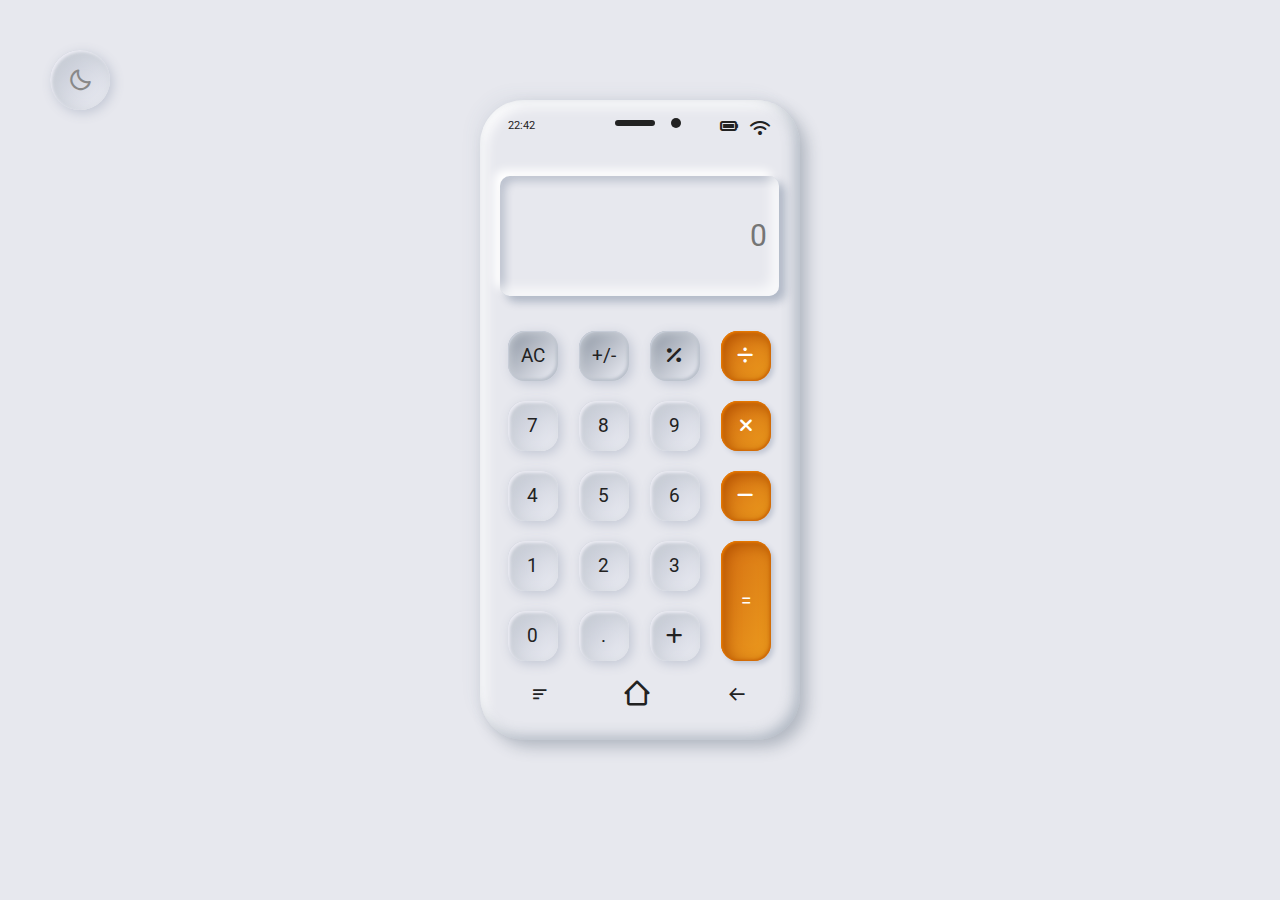
<file: index.html>
<!DOCTYPE html>
<html lang="en">

<head>
    <meta charset="UTF-8">
    <meta name="viewport" content="width=device-width, initial-scale=1.0">
    <title>Calculator UI -Neumorphism </title>
    <link href='https://unpkg.com/boxicons@2.1.2/css/boxicons.min.css' rel='stylesheet'>
    <link rel="stylesheet" href="https://cdnjs.cloudflare.com/ajax/libs/font-awesome/6.1.1/css/all.min.css">
    <link rel="stylesheet" href="https://cdn.jsdelivr.net/npm/bootstrap@4.5.3/dist/css/bootstrap.min.css">
    <link rel="stylesheet" href="assets/css.css">
</head>

<body>

    <div class="container">
        <div class="iphone-x">
            <div class="screen">
                <div class="notch">
                    <div class="sound"></div>
                    <div class="camera"></div>
                </div>
                <div class="time" id="time">
                    <script>
                        var time = document.getElementById('time').innerHTML;
                        var today = new Date();
                        var time = today.getHours() + ":" + today.getMinutes();
                        time = document.write(time);
                    </script>
                </div>
                <div class="battery">
                    <i class="fa fa-battery-full"></i>
                </div>
                <div class="wifi">
                    <i class="fa fa-wifi"></i>
                </div>

                <div class="top-nav"></div>

                <form class="calculator container">
                    <input type="text" placeholder="0" name="displayResult" class="area" />

                    <div class="key container" id="keyBoard">

                        <div class="first-col"></div>

                        <div class="second-col">
                            <div class="button">
                                <button type="button" name="" value="AC" class="btn-work"
                                    onclick="displayResult.value=' '" id="c">
                                    AC
                                </button>
                            </div>
                            <div class="button">
                                <button type="button" name="" value="7" onclick="calcNumbers(this.value)" id="num">
                                    7
                                </button>
                            </div>
                            <div class="button">
                                <button type="button" name="" value="4" onclick="calcNumbers(this.value)" id="num">
                                    4
                                </button>
                            </div>
                            <div class="button">
                                <button type="button" name="" value="1" onclick="calcNumbers(this.value)" id="num">
                                    1
                                </button>
                            </div>
                            <div class="button">
                                <button type="button" name="" value="0" onclick="calcNumbers(this.value)" id="num">
                                    0
                                </button>
                            </div>
                        </div>
                        <div class="third-col">
                            <div class="button">
                                <button type="button" name="" value="+/-" onclick="makeNegative(displayResult.value)"
                                    class="btn-work" id="c">
                                    +/-
                                </button>
                            </div>
                            <div class="button">
                                <button type="button" name="" value="8" onclick="calcNumbers(this.value)" id="num">
                                    8
                                </button>
                            </div>
                            <div class="button">
                                <button type="button" name="" value="5" onclick="calcNumbers(this.value)" id="num">
                                    5
                                </button>
                            </div>
                            <div class="button">
                                <button type="button" name="" value="2" onclick="calcNumbers(this.value)" id="num">
                                    2
                                </button>
                            </div>
                            <div class="button">
                                <button type="button" name="" value="." onclick="calcNumbers(this.value)"
                                    class="btn-work" id="num">
                                    .
                                </button>
                            </div>
                        </div>
                        <div class="fourth-col">
                            <div class="button">
                                <button type="button" name="" value="%" onclick="calcNumbers(this.value)"
                                    class="btn-work" id="c">
                                    <i class="fa fa-percent"></i>
                                </button>
                            </div>
                            <div class="button">
                                <button type="button" name="" value="9" onclick="calcNumbers(this.value)" id="num">
                                    9
                                </button>
                            </div>
                            <div class="button">
                                <button type="button" name="" value="6" onclick="calcNumbers(this.value)" id="num">
                                    6
                                </button>
                            </div>
                            <div class="button">
                                <button type="button" name="" value="3" onclick="calcNumbers(this.value)" id="num">
                                    3
                                </button>
                            </div>
                            <div class="button">
                                <button type="button" name="" value="+" onclick="calcNumbers(this.value)"
                                    class="btn-work" id="num">
                                    <i class="fa fa-plus"></i>
                                </button>
                            </div>
                        </div>
                        <div class="fifth-col">
                            <div class="button">
                                <button type="button" name="" value="/" onclick="calcNumbers(this.value)"
                                    class="btn-work" id="eql"><i class="fa fa-divide"></i>
                                </button>
                            </div>
                            <div class="button">
                                <button type="button" name="" value="*" onclick="calcNumbers(this.value)"
                                    class="btn-work" id="eql"><i class="fa fa-times"></i>
                                </button>
                            </div>
                            <div class="button">
                                <button type="button" name="" value="-" onclick="calcNumbers(this.value)"
                                    class="btn-work" id="eql"><i class="fa fa-minus"></i>
                                </button>
                            </div>

                            <div class="button">
                                <button type="button" name="" value="="
                                    onclick="(displayResult.value.includes('%'))?percentage(displayResult.value):displayResult.value=eval(displayResult.value);"
                                    class="btn-equal" id="eql">
                                    =
                                </button>
                            </div>
                        </div>

                        <div class="menu"><i class='bx bx-menu-alt-left'></i></div>
                        <div class="home"><i class='bx bx-home-alt-2'></i></div>
                        <div class="back"><i class='bx bx-arrow-back'></i></div>

                    </div>
                </form>

            </div>
        </div>
    </div>

    <div class="drak-light">
        <i class="bx bx-moon moon"></i>
        <i class="bx bx-sun sun"></i>
    </div>

    <script src="assets/js.js"></script>
</body>

</html>
</file>
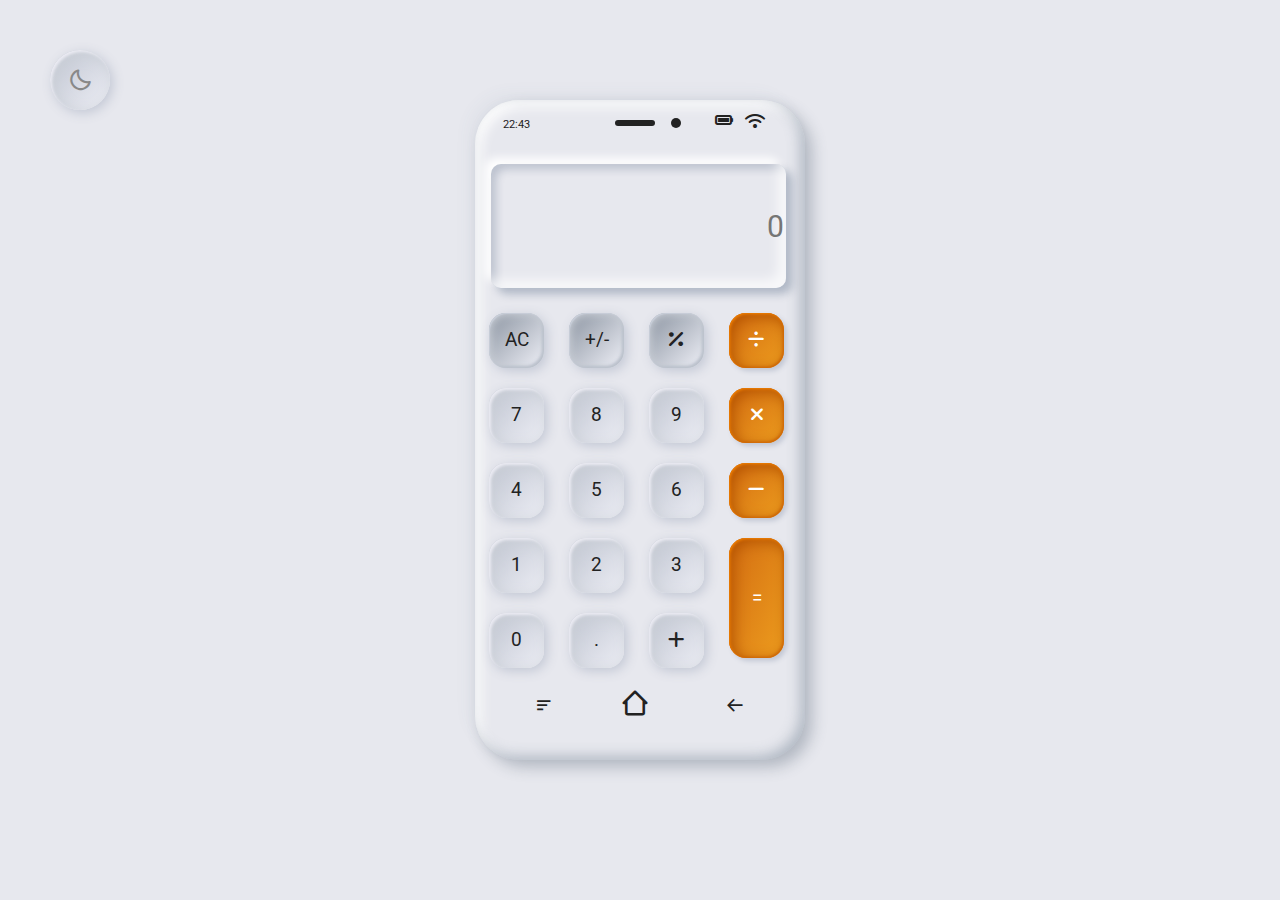
<file: Calculator.html>
<!DOCTYPE html>
<html lang="en">

<head>
    <meta charset="UTF-8">
    <meta http-equiv="X-UA-Compatible" content="IE=edge">
    <meta name="viewport" content="width=device-width, initial-scale=1.0">
    <title>Calculator UI -Neumorphism</title>
    <link rel="stylesheet" href="https://cdnjs.cloudflare.com/ajax/libs/bootstrap/5.2.0-beta1/js/bootstrap.min.js">
    <link rel="stylesheet" href="https://cdnjs.cloudflare.com/ajax/libs/font-awesome/6.1.1/css/all.min.css">
    <link rel="stylesheet" href="https://unpkg.com/boxicons@2.1.2/css/boxicons.min.css">
    <link rel="stylesheet" href="style.css">
</head>

<body>
    <div class="container">
        <div class="iphone-x">
            <div class="screen">
                <div class="notch">
                    <div class="sound"></div>
                    <div class="camera"></div>
                </div>
                <div class="time" id="time">
                    <script>
                        var time = document.getElementById('time').innerHTML;
                        var today = new Date();
                        var time = today.getHours() + ":" + today.getMinutes();
                        time = document.write(time)
                    </script>
                </div>
                <div class="battery">
                    <i class="fa fa-battery-full"></i>
                </div>
                <div class="wifi">
                    <i class="fa fa-wifi"></i>
                </div>


                <form class="calculator container">
                    <input type="text" placeholder="0" name="displayResult" class="area" />

                    <div class="key container" id="keyBoard">

                        <div class="first-col"></div>

                        <div class="second-col">
                            <div class="button">
                                <button type="button" name="" value="AC" class="btn-work"
                                    onclick="displayResult.value=' '" id="c">
                                    AC
                                </button>
                            </div>
                            <div class="button">
                                <button type="button" name="" value="7" onclick="calcNumbers(this.value)" id="num">
                                    7
                                </button>
                            </div>
                            <div class="button">
                                <button type="button" name="" value="4" onclick="calcNumbers(this.value)" id="num">
                                    4
                                </button>
                            </div>
                            <div class="button">
                                <button type="button" name="" value="1" onclick="calcNumbers(this.value)" id="num">
                                    1
                                </button>
                            </div>
                            <div class="button">
                                <button type="button" name="" value="0" onclick="calcNumbers(this.value)" id="num">
                                    0
                                </button>
                            </div>
                        </div>

                        <div class="third-col">
                            <div class="button">
                                <button type="button" name="" value="+/-" class="btn-work"
                                    onclick="makeNegative(displayResult.value)" id="c">
                                    +/-
                                </button>
                            </div>
                            <div class="button">
                                <button type="button" name="" value="8" onclick="calcNumbers(this.value)" id="num">
                                    8
                                </button>
                            </div>
                            <div class="button">
                                <button type="button" name="" value="5" onclick="calcNumbers(this.value)" id="num">
                                    5
                                </button>
                            </div>
                            <div class="button">
                                <button type="button" name="" value="2" onclick="calcNumbers(this.value)" id="num">
                                    2
                                </button>
                            </div>
                            <div class="button">
                                <button type="button" name="" value="." onclick="calcNumbers(this.value)" id="num">
                                    .
                                </button>
                            </div>
                        </div>

                        <div class="fourth-col">
                            <div class="button">
                                <button type="button" name="" value="%" class="btn-work"
                                    onclick="calcNumbers(this.value)" id="c">
                                    <i class="fa fa-percent"></i>
                                </button>
                            </div>
                            <div class="button">
                                <button type="button" name="" value="9" onclick="calcNumbers(this.value)" id="num">
                                    9
                                </button>
                            </div>
                            <div class="button">
                                <button type="button" name="" value="6" onclick="calcNumbers(this.value)" id="num">
                                    6
                                </button>
                            </div>
                            <div class="button">
                                <button type="button" name="" value="3" onclick="calcNumbers(this.value)" id="num">
                                    3
                                </button>
                            </div>
                            <div class="button">
                                <button type="button" name="" value="+" onclick="calcNumbers(this.value)"
                                    class="btn-work" id="num">
                                    <i class="fa fa-plus"></i>
                                </button>
                            </div>
                        </div>

                        <div class="fifth-col">
                            <div class="button">
                                <button type="button" name="" value="/" onclick="calcNumbers(this.value)"
                                    class="btn-work" id="eql">
                                    <i class="fa fa-divide"></i>
                                </button>
                            </div>
                            <div class="button">
                                <button type="button" name="" value="*" onclick="calcNumbers(this.value)"
                                    class="btn-work" id="eql">
                                    <i class="fa fa-times"></i>
                                </button>
                            </div>
                            <div class="button">
                                <button type="button" name="" value="-" onclick="calcNumbers(this.value)"
                                    class="btn-work" id="eql">
                                    <i class="fa fa-minus"></i>
                                </button>
                            </div>

                            <div class="button">
                                <button type="button" name="" value="="
                                    onclick="(displayResult.value.includes('%'))?percentage(displayResult.value):displayResult.value=eval(displayResult.value);"
                                    class="btn-equal" id="eql">
                                    =
                                </button>
                            </div>

                        </div>

                        <div class="menu"><i class="bx bx-menu-alt-left"></i></div>
                        <div class="home"><i class="bx bx-home-alt-2"></i></div>
                        <div class="back"><i class="bx bx-arrow-back"></i></div>

                    </div>
                </form>

            </div>
        </div>
    </div>

    <div class="drak-light">
        <i class="bx bx-moon moon"></i>
        <i class="bx bx-sun sun"></i>
    </div>
    <script src="assets/js.js"></script>
</body>

</html>
</file>
<file: assets/css.css>
@import url('https://fonts.googleapis.com/css2?family=Roboto:wght@300;400;500&display=swap');

:root
{
    --bodybg:#e7e8ee;
    --btt:#222222;
    --tcolor: rgb(119 119 119);
   
    --BxSi:
        6px 6px 8px rgba(13, 39, 80, 0.25),
        -6px -6px 10px #fff,
        inset -8px -8px 12px rgba(255,255,255,0.7),
        inset 5px 5px 8px rgba(13,39,80,0.2);

    --PSD-3d:
        7px 7px 15px #45566754,
        -8px -8px 15px #5165790a,
         inset -5px -4px 13px 0px #51657959,
         inset 6px 7px 12px 0px #fffffff0; 

    --eql-background: 
    linear-gradient(to bottom right, rgb(211 109 18),rgb(237 157 30));
    --eql-shadow: 
    inset 1px 1px 3px rgb(249 133 0),
    inset 4px 4px 15px rgb(179 83 0),
    inset -1px -1px 3px rgb(204 99 8),
    3px 3px 5px rgb(194 199 212);
   
    --c-background: linear-gradient(to bottom right, rgb(139 148 161),rgb(239 240 247));
    --c-shadow: 
    inset 1px 1px 1px rgb(200 206 217), 
    inset 2px 2px 8px rgb(202 207 214), 
    inset -2px -2px 3px rgb(180 187 199), 
    3px 3px 12px rgb(194 199 212);
 
    --num-background: 
    linear-gradient(to bottom right, rgb(192 197 209),rgb(237 238 245));
    --num-shadow: 
    inset 2px 2px 3px rgb(235 235 243), 
    inset 4px 4px 15px rgb(202 207 214), 
    3px 3px 12px rgb(194 199 212);

}

body.dark{
 
  
    --bodybg:#1e212a;
    --btt:#fff;
    --tcolor: rgb(119 119 119);
   
    --BxSi:6px 6px 8px rgb(0 0 0 / 50%),
        -6px -6px 10px rgb(255 255 255 / 5%),
         inset -8px -8px 12px rgb(255 255 255 / 5%),
          inset 5px 5px 8px rgb(0 0 0 / 50%);

    --PSD-3d:5px 5px 15px
 
    rgb(0 0 0 / 18%), 5px 15px 15px rgb(0 0 0 / 25%), inset 5px 5px 10px rgb(0 0 0 / 50%), inset 5px 5px 20px rgb(255 255 255 / 20%), inset -5px -5px 15px rgb(0 0 0 / 75%); 


        --eql-shadow: inset 1px 1px 2px rgb(249 170 45 / 60%), inset 4px 4px 15px rgb(165 78 4), 3px 3px 5px rgb(24 27 36);
    --eql-shadow: inset 1px 1px 2px rgb(249 170 45 / 60%), inset 4px 4px 15px rgb(165 78 4), 3px 3px 5px rgb(24 27 36);
   
    --c-background: linear-gradient(to bottom right, rgb(73 79 92),rgb(111 117 135));
    --c-shadow: inset 1px 1px 1px rgb(101 107 123), inset 4px 4px 15px rgb(51 57 66), 3px 3px 5px rgb(24 27 36);
   
    --num-background: linear-gradient(to bottom right, rgb(41 45 56),rgb(60 60 68));
    --num-shadow: inset 1px 1px 1px rgb(57 60 74), inset 4px 4px 15px rgb(32 35 45), 3px 3px 5px rgb(24 27 36);

}

/***  ***/
* 
{
	margin: 0;
	padding: 0;
	font-family: 'Roboto', sans-serif;
}
body
{
    background:var(--bodybg);
}
.iphone-x
{
    margin-top: 100px;
}
.iphone-x .screen
{
    width: 42%;
    height: 640px;
    margin: 0 auto;
    min-width: 320px;
    max-width: 320px;
    border-radius: 44px;
    background: var(--bodybg);
    padding: 10px;
    box-shadow:var(--PSD-3d);
}
.screen .notch
{
    width: 159px;
    height: 30px;
    margin: 0px auto;
   /* background: #e8eaece1;*/
    border-bottom-right-radius: 15px;
    border-bottom-left-radius:15px ;
}
.sound
{
    top: 10px;
    left: 54px;
    width: 40px;
    height: 6px;
    position: relative;
    background: var(--btt);
    border-radius: 10px;
}
.camera
{
    top: 2px;
    left: 110px;
    width: 10px;
    height: 10px;
    position: relative;
    background: var(--btt);
    border-radius: 100px;
}
.time
{
    color: var(--btt);

    width: 60px;
    font-size: 11px;
    margin-top: -22px;
    background: transparent;
    margin-left: 18px;
}
.battery
{
    margin-top:-20px;
}
.battery i
{
    color: var(--btt);
    
    margin-left: 230px !important;
}
.wifi
{
    margin-top: -22px !important;
    margin-left: 260px;
}
.wifi i
{
    color: var(--btt);
    margin-top: -20px;
}
.top-nav
{
    width: 100%;
    height: 40px;
    display: -webkit-box;
    display: -ms-flexbox;
    display: flex;
    -webkit-box-align: center;
    align-items: center;
    background: transparent;
    -webkit-box-orient: horizontal;
    -webkit-box-direction: normal;
    -ms-flex-direction: row;
    flex-direction: row;
    -ms-flex-pack: distribute;
    justify-content: space-around;
}
.area
{
    min-width: 50% !important;
    width: 93% !important;
    min-height: 120px !important;
    margin-left: -5px;
    margin-top: -5px;
    font-size: 30px !important;
    text-align: center;
    text-align: right;
    overflow: scroll;
    outline: none;
    border: none;
    font-weight: 400;
    color:var(--btt);
    background:var(--bodybg);
    border-radius: 10px;
    padding: 12px;
    box-shadow:var(--BxSi);

}
.calculator
{
    margin: 0;
    box-sizing: content-box;
}
.key
{
    float:  left !important;
    font-size: 15pt;
    display: flex !important;
    margin: -5%;
    margin-left: auto !important;
    margin-right: auto !important;
}
.first-col,
.second-col,
.third-col,
.fourth-col,
.fifth-col
{
    padding: 10px;
    white-space: wrap;
    margin: -9.5px;
    display: inline-block;
    margin-top: 20px !important;
    justify-content: space-between !important;
}
.button
{
    display: block;
    padding-left: 40px;
    min-height: 40px;
    padding-right: 30px;
    white-space: wrap;
    word-wrap: break-word;
    margin-top: 20px;
    justify-content: space-between !important;
}
button
{
    position: relative;
    margin-left: -54px !important;
    min-width: 50px;
    align-items: center;
    justify-content: center;
    text-align: center;
    padding: 0px;
    color: var(--btt) !important;
    border: none !important;
    border-radius: 17px !important;
    height: 50px;
    outline: none;
    font-weight: 400 !important;
    font-size: 14pt !important;
}
.btn-work
{
    color:var(--btt) !important;
}
.btn-equal
{
    color:var(--btt) !important;
    height: 120px !important;
}
button:focus
{
    cursor: pointer;
    outline: none !important;
    border: none !important;

}
button:active
{
    outline: none !important;
    border: none !important;
}
button:hover
{
    color: #696a6a !important;
}
.btn-work:hover,
.btn-equal:hover
{
    color:#0b254e !important;
}
.home
{
    margin-top: 392px;
    margin-left: 72px;
    font-size: 30px;
    cursor: pointer;
    color: var(--btt);
}
.menu
{
    margin-top: 400px;
    margin-left: -275px;
    font-size: 20px;
    cursor: pointer;
    color: var(--btt);
}
.back
{
    margin-top: 400px;
    margin-left: 75px;
    font-size: 20px;
    cursor: pointer;
    color: var(--btt);
}
#eql
{
    background: var(--eql-background);
    box-shadow: var(--eql-shadow);
    color: #fff !important;
}

#c
{
    background: var(--c-background);
    box-shadow: var(--c-shadow);
}

#num
{
    background: var(--num-background);
    box-shadow: var(--num-shadow);
}


.drak-light
{
  left: 50px;
  display: flex;
  position: absolute;
  justify-content: center;
  align-items: center;
  top: 50px;
  width: 60px;
  height: 60px;
  background: var(--num-background);
  box-shadow: var(--num-shadow);
  border-radius: 50%;
}
.drak-light i
{
  position: absolute;
  font-size: 25px;
  cursor: pointer;
  transition: all 0.3s ease
}
.drak-light i.sun
{
  opacity: 0;
  pointer-events: none;
}
.drak-light.active i.sun
{
  opacity: 1;
  pointer-events: auto;
}
.drak-light.active i.moon
{
  pointer-events: none;
  opacity: 0;
}
.bx-sun
{
    color: #ffd900;
}
.bx-moon
{
    color: #888;
}
</file>
<file: style.css>
@import url('https://fonts.googleapis.com/css2?family=Roboto:wght@300;400;500&display=swap');

:root
{
    --bodybg:#e7e8ee;
    --btt:#222222;
    --tcolor: rgb(119 119 119);
   
    --BxSi:
        6px 6px 8px rgba(13, 39, 80, 0.25),
        -6px -6px 10px #fff,
        inset -8px -8px 12px rgba(255,255,255,0.7),
        inset 5px 5px 8px rgba(13,39,80,0.2);

    --PSD-3d:
        7px 7px 15px #45566754,
        -8px -8px 15px #5165790a,
         inset -5px -4px 13px 0px #51657959,
         inset 6px 7px 12px 0px #fffffff0; 

    --eql-background: 
    linear-gradient(to bottom right, rgb(211 109 18),rgb(237 157 30));

    --eql-shadow: 
    inset 1px 1px 3px rgb(249 133 0),
    inset 4px 4px 15px rgb(179 83 0),
    inset -1px -1px 3px rgb(204 99 8),
    3px 3px 5px rgb(194 199 212);
   
    --c-background: linear-gradient(to bottom right, rgb(139 148 161),rgb(239 240 247));
    --c-shadow: 
    inset 1px 1px 1px rgb(200 206 217), 
    inset 2px 2px 8px rgb(202 207 214), 
    inset -2px -2px 3px rgb(180 187 199), 
    3px 3px 12px rgb(194 199 212);
 
    --num-background: 
    linear-gradient(to bottom right, rgb(192 197 209),rgb(237 238 245));
    
    --num-shadow: 
    inset 2px 2px 3px rgb(235 235 243), 
    inset 4px 4px 15px rgb(202 207 214), 
    3px 3px 12px rgb(194 199 212);

}

body.dark{
 
  
    --bodybg:#1e212a;
    --btt:#fff;
    --tcolor: rgb(119 119 119);
   
    --BxSi:6px 6px 8px rgb(0 0 0 / 50%),
        -6px -6px 10px rgb(255 255 255 / 5%),
         inset -8px -8px 12px rgb(255 255 255 / 5%),
         inset 5px 5px 8px rgb(0 0 0 / 50%);

    --PSD-3d:
    5px 5px 15px rgb(0 0 0 / 18%),
    5px 15px 15px rgb(0 0 0 / 25%),
    inset 5px 5px 10px rgb(0 0 0 / 50%),
    inset 5px 5px 20px rgb(255 255 255 / 20%),
    inset -5px -5px 15px rgb(0 0 0 / 75%); 


    --eql-shadow: 
    inset 1px 1px 2px rgb(249 170 45 / 60%),
     inset 4px 4px 15px rgb(165 78 4),
      3px 3px 5px rgb(24 27 36);

    --eql-shadow: 
    inset 1px 1px 2px rgb(249 170 45 / 60%),
     inset 4px 4px 15px rgb(165 78 4),
      3px 3px 5px rgb(24 27 36);
   
    --c-background: linear-gradient(to bottom right, rgb(73 79 92),rgb(111 117 135));
    --c-shadow:
     inset 1px 1px 1px rgb(101 107 123),
      inset 4px 4px 15px rgb(51 57 66),
       3px 3px 5px rgb(24 27 36);
   
    --num-background: linear-gradient(to bottom right, rgb(41 45 56),rgb(60 60 68));
    --num-shadow: 
    inset 1px 1px 1px rgb(57 60 74),
     inset 4px 4px 15px rgb(32 35 45),
      3px 3px 5px rgb(24 27 36);

}

/***  ***/
* 
{
	margin: 0;
	padding: 0;
	font-family: 'Roboto', sans-serif;
}

body
{
    background: var(--bodybg);
}
.iphone-x
{
    margin-top: 100px;
}
.iphone-x .screen
{
    width: 42%;
    height: 640px;
    margin: 0 auto;
    min-width: 310px;
    max-width: 310px;
    border-radius: 44px;
    background: var(--bodybg);
    padding: 10px;
    box-shadow:var(--PSD-3d);
}
.screen .notch
{
    width: 159px;
    height: 30px;
    margin: 0 auto;
   /** background: red;**/
    border-bottom-right-radius: 15px;
    border-bottom-left-radius: 15px;
}
.sound
{
    top: 10px;
    left: 54px;
    width: 40px;
    height: 6px;
    position: relative;
    background: var(--btt);
    border-radius: 10px;
}
.camera
{
    top: 2px;
    left: 110px;
    width: 10px;
    height: 10px;
    position: relative;
    background: var(--btt);
    border-radius: 100px;
}
.time
{
    color: var(--btt);
    width: 60px;
    font-size: 11px;
    margin-top: -22px;
    background: transparent;
    margin-left: 18px;
}
.battery
{
    margin-top: -20px;
}
.battery i
{
    color: var(--btt);
    margin-left: 230px !important;
}
.wifi
{
    margin-top: -18px !important;
    margin-left: 260px;

}
.wifi i 
{
    color: var(--btt);
    margin-top: -20px;
}

.area
{
    min-width: 50% !important;
    width: 94% !important;
    min-height: 120px !important;
    margin-left: 6px;
    margin-top: -5px;
    font-size: 30px !important;
    text-align: right;
    overflow: scroll;
    outline: none;
    border: none;
    font-weight: 400;
    color: var(--btt);
    background: var(--bodybg);
    border-radius: 10px;
    padding: 2px;
    box-shadow: var(--BxSi);
}
.calculator
{
    margin: 0;
    margin-top: 38px;
    box-sizing: content-box;
}

.key
{
    float: left !important;
    font-size: 15px;
    display: flex !important;
    margin: -5%;
    margin-left: auto !important;
    margin-right: auto !important;
}
.fifth-col,
.fourth-col,
.third-col,
.second-col,
.first-col
{
    padding-left: 9px;
    display: inline-block;
    margin-top: 20px !important;
    justify-content: space-between !important;
}
.button
{
    display: block;
    padding-left: 40px;
    min-height: 40px;
    padding-right: 30px;
    white-space: wrap;
    word-wrap: break-word;
    margin-top: 20px;
    justify-content: space-between !important;
}
button
{
    position: relative;
    margin-left: -54px !important;
    min-width: 55px;
    align-items: center;
    justify-content: center;
    text-align: center;
    padding: 0px;
    color: var(--btt) !important;
    border: none;
    border-radius: 17px !important;
    height: 55px;
    outline: none;
    font-weight: 400 !important;
    font-size: 14pt !important;
}
.btn-work
{
    color: var(--btt) !important;
}
.btn-equal
{
    color: var(--btt) !important;
    height: 120px !important;
}
button:focus
{
    cursor: pointer;
    outline: none !important;
    border: none !important;
}
button:active
{
    outline: none !important;
    border: none !important;
}
button:hover
{
    color: #696a6a !important;
}
.btn-work:hover,
.btn-equal:hover
{
    color: #0b254e !important;
}
.home
{
    margin-top: 415px;
    margin-left: 66px;
    font-size: 30px;
    cursor: pointer;
    color:var(--btt);
}
.menu
{
    margin-top: 422px;
    margin-left: -280px;
    font-size: 20px;
    cursor: pointer;
    color:var(--btt);
}
.back
{
    margin-top: 422px;
    margin-left: 75px;
    font-size: 20px;
    cursor: pointer;
    color:var(--btt);
}

#eql
{
    background: var(--eql-background);
    box-shadow: var(--eql-shadow);
    color: #fff !important;
}

#c
{
    background: var(--c-background);
    box-shadow: var(--c-shadow);
}

#num
{
    background: var(--num-background);
    box-shadow: var(--num-shadow);
}

.drak-light
{
    left: 50px;
    display: flex;
    position: absolute;
    justify-content: center;
    top: 50px;
    width: 60px;
    height: 60px;
    background: var(--num-background);
    box-shadow: var(--num-shadow);
    text-align: center;
    align-items: center;
    border-radius: 50%;
}
.drak-light i
{
    position: absolute;
    font-size: 25px;
    cursor: pointer;
    transition: all 0.3s ease;
}
.drak-light i.sun
{
    opacity: 0;
    pointer-events: none;
}
.drak-light.active i.sun{
    opacity: 1;
    pointer-events:auto;
}
.drak-light.active i.moon{
    opacity: 0;
    pointer-events: none;
}
.bx-sun
{
    color: #ffd900;
}
.bx-moon
{
    color: #888;
}
</file>
